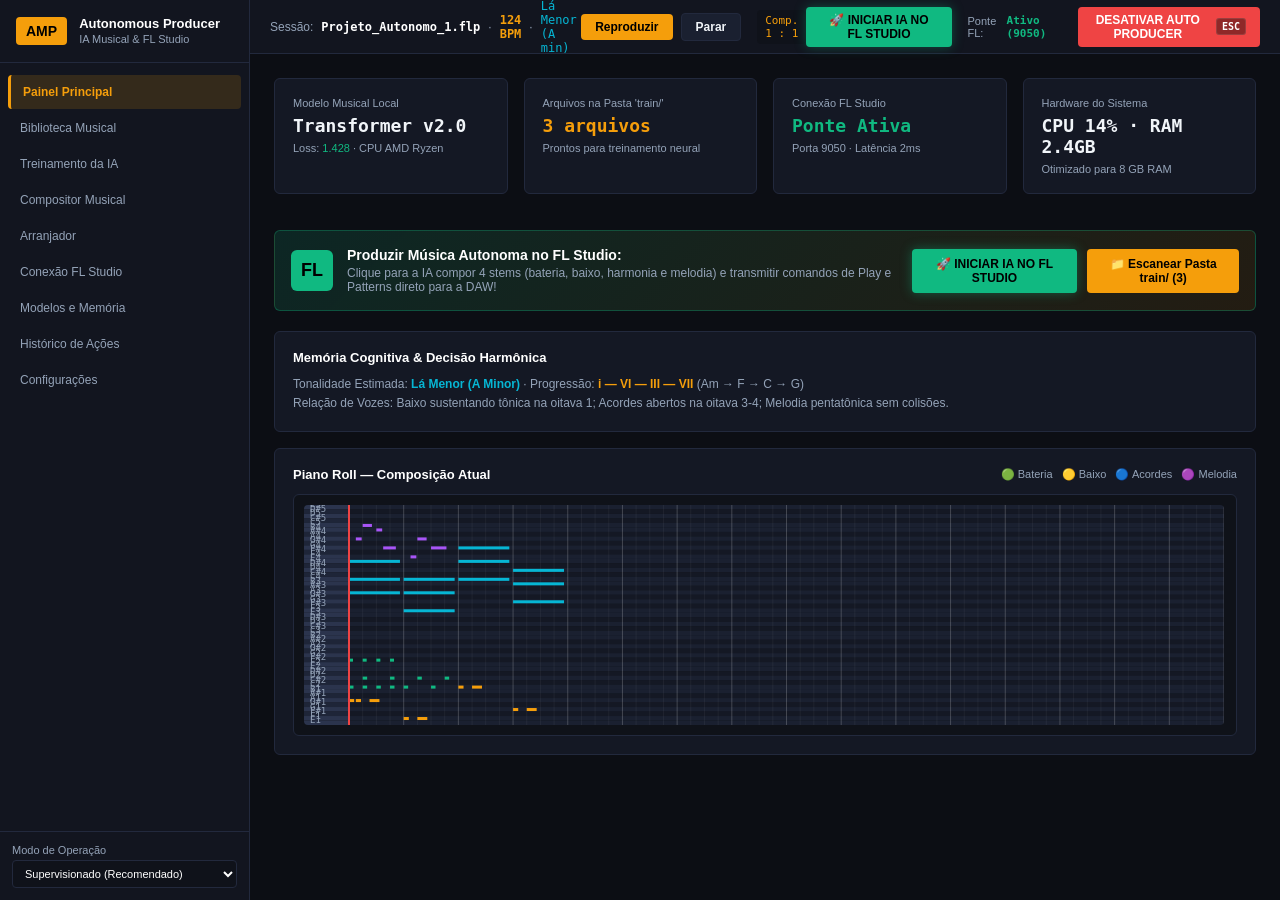
<file: frontend/index.html>
<!DOCTYPE html>
<html lang="pt-BR">
<head>
  <meta charset="UTF-8">
  <meta name="viewport" content="width=device-width, initial-scale=1.0">
  <title>Autonomous Music Producer — IA Musical & FL Studio</title>
  <link rel="stylesheet" href="css/style.css">
</head>
<body>
  <div class="app-container">
    <!-- Sidebar -->
    <aside class="sidebar">
      <div class="brand">
        <div class="brand-icon">AMP</div>
        <div class="brand-text">
          <h2>Autonomous Producer</h2>
          <span>IA Musical & FL Studio</span>
        </div>
      </div>

      <nav class="nav-menu">
        <button class="nav-item active" data-tab="dashboard">Painel Principal</button>
        <button class="nav-item" data-tab="library">Biblioteca Musical</button>
        <button class="nav-item" data-tab="training">Treinamento da IA</button>
        <button class="nav-item" data-tab="composer">Compositor Musical</button>
        <button class="nav-item" data-tab="arranger">Arranjador</button>
        <button class="nav-item" data-tab="fl_studio">Conexão FL Studio</button>
        <button class="nav-item" data-tab="memory">Modelos e Memória</button>
        <button class="nav-item" data-tab="history">Histórico de Ações</button>
        <button class="nav-item" data-tab="settings">Configurações</button>
      </nav>

      <div class="sidebar-footer">
        <label>Modo de Operação</label>
        <select id="autonomousModeSelect">
          <option value="supervised">Supervisionado (Recomendado)</option>
          <option value="assisted">Assistido</option>
          <option value="analysis">Somente Análise</option>
        </select>
      </div>
    </aside>

    <!-- Main Content -->
    <div class="main-viewport">
      <!-- Top Transport Bar -->
      <header class="topbar">
        <div class="session-info">
          <span>Sessão:</span>
          <strong id="sessionProjectName">Projeto_Autonomo_1.flp</strong>
          <span>·</span>
          <span id="sessionBpm" class="highlight">124 BPM</span>
          <span>·</span>
          <span id="sessionKey" class="key-highlight">Lá Menor (A min)</span>
        </div>

        <div class="transport-controls">
          <button id="btnPlay" class="btn btn-primary">Reproduzir</button>
          <button id="btnStop" class="btn btn-secondary">Parar</button>
          <span class="position-counter" id="positionCounter">Comp. 1 : 1</span>
        </div>

        <div class="header-actions">
          <button id="btnStartFLStudioTop" class="btn btn-success" title="Iniciar Produção Autônoma no FL Studio" style="box-shadow: 0 0 12px rgba(16, 185, 129, 0.35); font-weight: 700;">
            🚀 INICIAR IA NO FL STUDIO
          </button>
          <div class="bridge-status">
            <span>Ponte FL:</span>
            <span id="bridgeIndicator" class="status-online">Ativo (9050)</span>
          </div>
          <button id="btnEmergencyStop" class="btn btn-danger" title="Desativar Auto Producer (Atalho: ESC)">
            DESATIVAR AUTO PRODUCER <kbd style="background: rgba(0,0,0,0.4); padding: 2px 5px; border-radius: 3px; font-family: monospace; font-size: 10px; margin-left: 6px;">ESC</kbd>
          </button>
        </div>
      </header>

      <!-- Views Container -->
      <main class="content-view" id="contentView">
        <!-- Rendered dynamically by app.js -->
      </main>
    </div>
  </div>

  <script src="js/app.js"></script>
</body>
</html>
</file>
<file: frontend/css/style.css>
/* Autonomous Music Producer - CSS Stylesheet */
:root {
  --bg-canvas: #0c0e14;
  --bg-sidebar: #12151f;
  --bg-surface: #141824;
  --bg-surface-elevated: #1a2030;
  --border-color: #22293d;
  --text-main: #f1f5f9;
  --text-muted: #94a3b8;
  --accent-amber: #f59e0b;
  --accent-cyan: #06b6d4;
  --accent-emerald: #10b981;
  --accent-purple: #a855f7;
  --accent-rose: #ef4444;
  --font-sans: -apple-system, BlinkMacSystemFont, "Segoe UI", Roboto, sans-serif;
  --font-mono: ui-monospace, SFMono-Regular, Menlo, Monaco, Consolas, monospace;
}

* {
  box-sizing: border-box;
  margin: 0;
  padding: 0;
}

body {
  font-family: var(--font-sans);
  background: var(--bg-canvas);
  color: var(--text-main);
  height: 100vh;
  overflow: hidden;
  font-size: 13px;
}

.app-container {
  display: flex;
  height: 100vh;
  width: 100vw;
}

.sidebar {
  width: 250px;
  background: var(--bg-sidebar);
  border-right: 1px solid var(--border-color);
  display: flex;
  flex-direction: column;
}

.brand {
  display: flex;
  align-items: center;
  gap: 12px;
  padding: 16px;
  border-bottom: 1px solid var(--border-color);
}

.brand-icon {
  background: var(--accent-amber);
  color: #000;
  font-weight: 900;
  padding: 6px 10px;
  border-radius: 4px;
  font-size: 14px;
}

.brand-text h2 {
  font-size: 13px;
  font-weight: 700;
  color: #fff;
}

.brand-text span {
  font-size: 11px;
  color: var(--text-muted);
}

.nav-menu {
  flex: 1;
  padding: 12px 8px;
  display: flex;
  flex-direction: column;
  gap: 2px;
  overflow-y: auto;
}

.nav-item {
  background: transparent;
  border: none;
  color: var(--text-muted);
  text-align: left;
  padding: 10px 12px;
  border-radius: 4px;
  font-size: 12px;
  font-weight: 500;
  cursor: pointer;
  transition: all 0.15s ease;
}

.nav-item:hover {
  background: rgba(255, 255, 255, 0.05);
  color: #fff;
}

.nav-item.active {
  background: rgba(245, 158, 11, 0.15);
  color: var(--accent-amber);
  font-weight: 700;
  border-left: 3px solid var(--accent-amber);
}

.sidebar-footer {
  padding: 12px;
  border-top: 1px solid var(--border-color);
}

.sidebar-footer label {
  display: block;
  font-size: 11px;
  color: var(--text-muted);
  margin-bottom: 4px;
}

.sidebar-footer select {
  width: 100%;
  background: #0f121a;
  border: 1px solid var(--border-color);
  color: #fff;
  padding: 6px 8px;
  border-radius: 4px;
  font-size: 11px;
}

.main-viewport {
  flex: 1;
  display: flex;
  flex-direction: column;
  overflow: hidden;
}

.topbar {
  height: 54px;
  background: var(--bg-sidebar);
  border-bottom: 1px solid var(--border-color);
  display: flex;
  align-items: center;
  justify-content: space-between;
  padding: 0 20px;
}

.session-info {
  display: flex;
  align-items: center;
  gap: 8px;
  font-size: 12px;
  color: var(--text-muted);
}

.session-info strong {
  color: #fff;
  font-family: var(--font-mono);
}

.highlight {
  color: var(--accent-amber);
  font-family: var(--font-mono);
  font-weight: 600;
}

.key-highlight {
  color: var(--accent-cyan);
  font-family: var(--font-mono);
}

.transport-controls {
  display: flex;
  align-items: center;
  gap: 8px;
}

.position-counter {
  font-family: var(--font-mono);
  background: #0f121a;
  padding: 4px 8px;
  border-radius: 4px;
  color: var(--accent-amber);
  font-size: 11px;
  margin-left: 8px;
}

.btn {
  padding: 6px 14px;
  border-radius: 4px;
  font-size: 12px;
  font-weight: 600;
  border: none;
  cursor: pointer;
  display: inline-flex;
  align-items: center;
  gap: 6px;
  transition: all 0.15s ease;
}

.btn-primary {
  background: var(--accent-amber);
  color: #000;
}

.btn-primary:hover {
  background: #fbbf24;
}

.btn-secondary {
  background: var(--bg-surface-elevated);
  color: var(--text-main);
  border: 1px solid var(--border-color);
}

.btn-secondary:hover {
  background: #232a3d;
}

.btn-success {
  background: var(--accent-emerald);
  color: #000;
  font-weight: 700;
}

.btn-success:hover {
  background: #34d399;
}

.btn-danger {
  background: var(--accent-rose);
  color: #fff;
}

.btn-danger:hover {
  background: #dc2626;
}

.header-actions {
  display: flex;
  align-items: center;
  gap: 16px;
}

.bridge-status {
  font-size: 11px;
  color: var(--text-muted);
  display: flex;
  align-items: center;
  gap: 6px;
}

.status-online {
  color: var(--accent-emerald);
  font-weight: 700;
  font-family: var(--font-mono);
}

.content-view {
  flex: 1;
  padding: 24px;
  overflow-y: auto;
}

.grid-cards {
  display: grid;
  grid-template-columns: repeat(4, 1fr);
  gap: 16px;
  margin-bottom: 20px;
}

.card {
  background: var(--bg-surface);
  border: 1px solid var(--border-color);
  border-radius: 6px;
  padding: 18px;
  margin-bottom: 16px;
}

.card-title {
  font-size: 11px;
  color: var(--text-muted);
}

.card-value {
  font-size: 18px;
  font-weight: 700;
  margin: 6px 0;
  font-family: var(--font-mono);
}

.card-meta {
  font-size: 11px;
  color: var(--text-muted);
}

.banner-box {
  background: #141824;
  border: 1px solid var(--border-color);
  border-radius: 6px;
  padding: 16px;
  margin-bottom: 20px;
  display: flex;
  align-items: center;
  justify-content: space-between;
}

.banner-info {
  display: flex;
  align-items: center;
  gap: 14px;
}

.banner-icon {
  background: rgba(245, 158, 11, 0.15);
  color: var(--accent-amber);
  padding: 10px;
  border-radius: 6px;
  font-size: 18px;
}

.table-container {
  background: var(--bg-surface);
  border: 1px solid var(--border-color);
  border-radius: 6px;
  overflow: hidden;
  margin-top: 14px;
}

table {
  width: 100%;
  border-collapse: collapse;
  font-size: 12px;
}

th {
  background: var(--bg-sidebar);
  padding: 10px 14px;
  text-align: left;
  font-weight: 600;
  color: var(--text-muted);
  border-bottom: 1px solid var(--border-color);
}

td {
  padding: 12px 14px;
  border-bottom: 1px solid rgba(255, 255, 255, 0.04);
  font-family: var(--font-mono);
}

tr:hover td {
  background: rgba(255, 255, 255, 0.02);
}

.piano-roll-container {
  background: #0f1219;
  border: 1px solid var(--border-color);
  border-radius: 6px;
  padding: 10px;
  margin-top: 12px;
  overflow-x: auto;
}

canvas {
  display: block;
  border-radius: 4px;
}

.controls-row {
  display: grid;
  grid-template-columns: repeat(4, 1fr);
  gap: 14px;
  margin-bottom: 16px;
}

.form-group label {
  display: block;
  font-size: 11px;
  color: var(--text-muted);
  margin-bottom: 6px;
}

.form-group select,
.form-group input {
  width: 100%;
  background: #0f121a;
  border: 1px solid var(--border-color);
  color: #fff;
  padding: 8px 10px;
  border-radius: 4px;
  font-size: 12px;
  outline: none;
}

.form-group select:focus,
.form-group input:focus {
  border-color: var(--accent-amber);
}

kbd {
  background: rgba(0,0,0,0.4);
  padding: 2px 6px;
  border-radius: 3px;
  font-family: var(--font-mono);
  font-size: 10px;
  border: 1px solid rgba(255,255,255,0.1);
}
</file>
